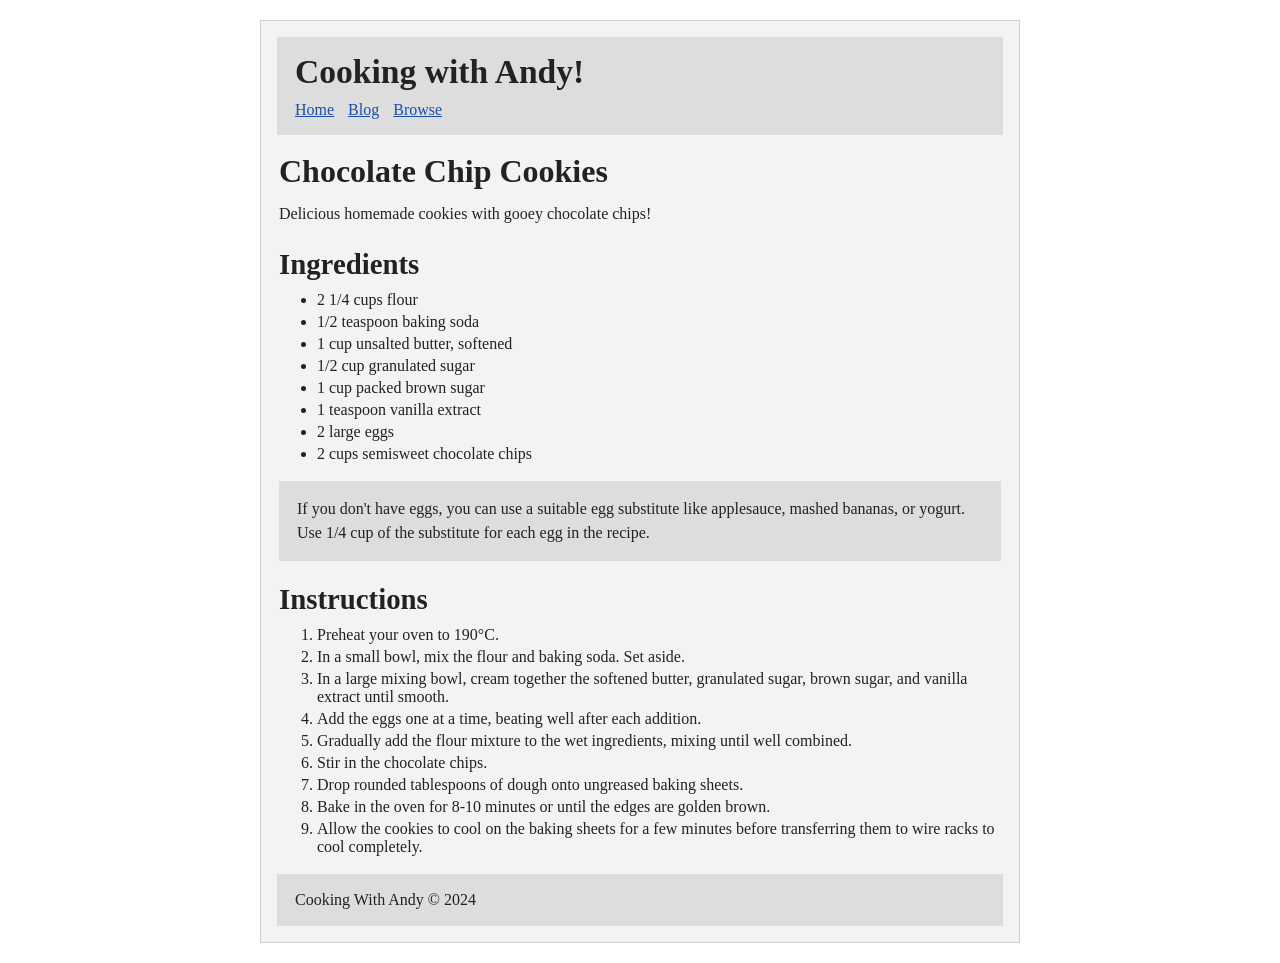
<file: Exercise Problems/e1/index.html>
<!DOCTYPE html>
<html lang="en">
<head>
  <meta charset="UTF-8">
  <meta name="viewport" content="width=device-width, initial-scale=1.0">
  <title>Cooking with Andy!</title>

  <style>
    * {
      box-sizing: border-box;
    }

    body {
      margin: 0;
      font-family: Georgia, "Times New Roman", serif;
      background: white;
      color: #222;
    }

    .container {
      width: 760px;
      margin: 20px auto;
      padding: 16px;
      border: 1px solid #cfcfcf;
      background: #f3f3f3;
    }

    header {
      background: #ddd;
      padding: 16px 18px;
      margin-bottom: 18px;
    }

    main {
      padding: 0 2px;
    }

    footer {
      background: #ddd;
      padding: 14px 18px;
      margin-top: 18px;
    }

    h1 {
      margin: 0 0 10px;
      font-size: 2.1rem;
    }

    h2 {
      margin: 0 0 12px;
      font-size: 2rem;
    }

    h3 {
      margin: 22px 0 10px;
      font-size: 1.8rem;
    }

    p {
      margin: 0 0 14px;
      line-height: 1.5;
    }

    nav a {
      color: #1a4faa;
      margin-right: 10px;
    }

    ul,
    ol {
      margin: 0 0 18px;
      padding-left: 38px;
    }

    li {
      margin-bottom: 4px;
    }

    aside {
      background: #ddd;
      padding: 16px 18px;
      margin: 14px 0 22px;
    }

    aside p,
    footer p {
      margin: 0;
    }
  </style>
</head>
<body>
  <div class="container">
    <header>
      <h1>Cooking with Andy!</h1>

      <nav>
        <a href="#">Home</a>
        <a href="#">Blog</a>
        <a href="#">Browse</a>
      </nav>
    </header>

    <main>
      <article>
        <h2>Chocolate Chip Cookies</h2>
        <p>Delicious homemade cookies with gooey chocolate chips!</p>

        <section>
          <h3>Ingredients</h3>

          <ul>
            <li>2 1/4 cups flour</li>
            <li>1/2 teaspoon baking soda</li>
            <li>1 cup unsalted butter, softened</li>
            <li>1/2 cup granulated sugar</li>
            <li>1 cup packed brown sugar</li>
            <li>1 teaspoon vanilla extract</li>
            <li>2 large eggs</li>
            <li>2 cups semisweet chocolate chips</li>
          </ul>

          <aside>
            <p>
              If you don't have eggs, you can use a suitable egg substitute like
              applesauce, mashed bananas, or yogurt. Use 1/4 cup of the
              substitute for each egg in the recipe.
            </p>
          </aside>
        </section>

        <section>
          <h3>Instructions</h3>

          <ol>
            <li>Preheat your oven to 190°C.</li>
            <li>In a small bowl, mix the flour and baking soda. Set aside.</li>
            <li>
              In a large mixing bowl, cream together the softened butter,
              granulated sugar, brown sugar, and vanilla extract until smooth.
            </li>
            <li>Add the eggs one at a time, beating well after each addition.</li>
            <li>
              Gradually add the flour mixture to the wet ingredients, mixing
              until well combined.
            </li>
            <li>Stir in the chocolate chips.</li>
            <li>Drop rounded tablespoons of dough onto ungreased baking sheets.</li>
            <li>
              Bake in the oven for 8-10 minutes or until the edges are golden
              brown.
            </li>
            <li>
              Allow the cookies to cool on the baking sheets for a few minutes
              before transferring them to wire racks to cool completely.
            </li>
          </ol>
        </section>
      </article>
    </main>

    <footer>
      <p>Cooking With Andy &copy; 2024</p>
    </footer>
  </div>
</body>
</html>
</file>
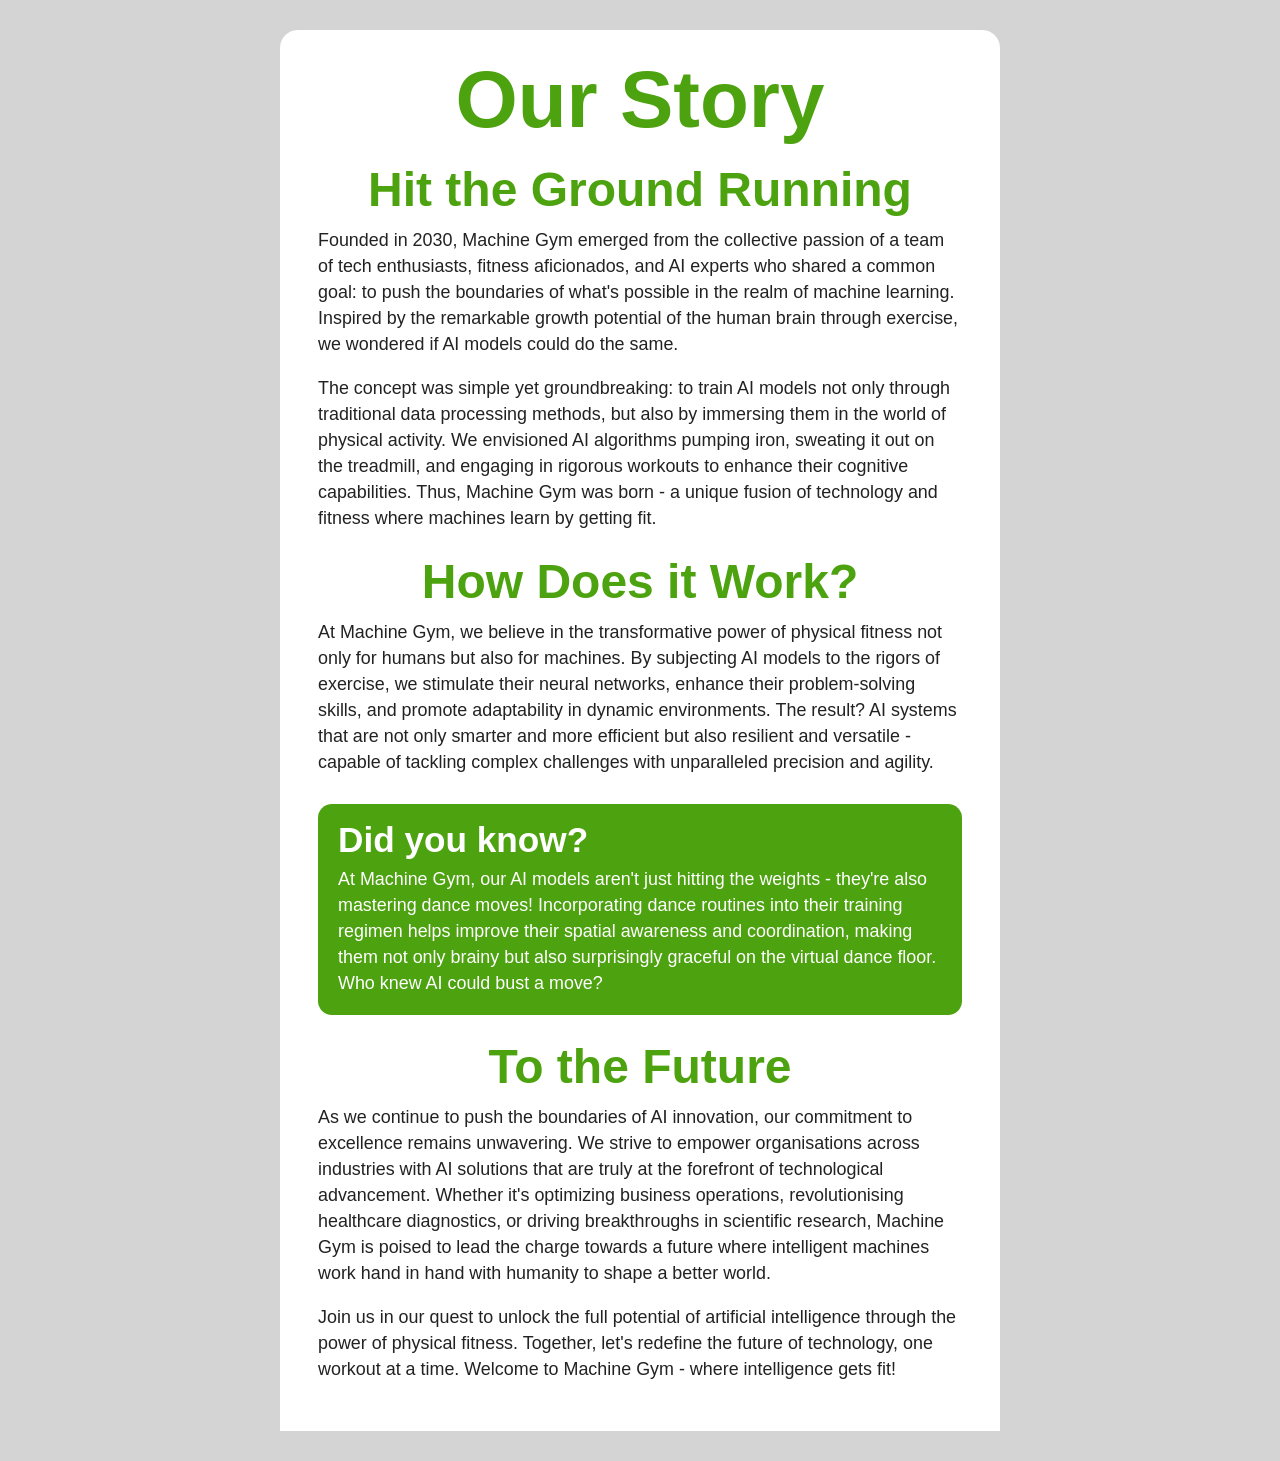
<file: Exercise Problems/e2/index.html>
<!DOCTYPE html>
<html lang="en">
<head>
  <meta charset="UTF-8">
  <meta name="viewport" content="width=device-width, initial-scale=1.0">
  <title>Our Story - Machine Gym</title>
  <link rel="stylesheet" href="style.css">
</head>
<body>
  <div class="container">
    <main>
      <h1>Our Story</h1>

      <h2>Hit the Ground Running</h2>

      <p>
        Founded in 2030, Machine Gym emerged from the collective passion of a
        team of tech enthusiasts, fitness aficionados, and AI experts who
        shared a common goal: to push the boundaries of what's possible in the
        realm of machine learning. Inspired by the remarkable growth potential
        of the human brain through exercise, we wondered if AI models could do
        the same.
      </p>

      <p>
        The concept was simple yet groundbreaking: to train AI models not only
        through traditional data processing methods, but also by immersing them
        in the world of physical activity. We envisioned AI algorithms pumping
        iron, sweating it out on the treadmill, and engaging in rigorous
        workouts to enhance their cognitive capabilities. Thus, Machine Gym was
        born - a unique fusion of technology and fitness where machines learn
        by getting fit.
      </p>

      <h2>How Does it Work?</h2>

      <p>
        At Machine Gym, we believe in the transformative power of physical
        fitness not only for humans but also for machines. By subjecting AI
        models to the rigors of exercise, we stimulate their neural networks,
        enhance their problem-solving skills, and promote adaptability in
        dynamic environments. The result? AI systems that are not only smarter
        and more efficient but also resilient and versatile - capable of
        tackling complex challenges with unparalleled precision and agility.
      </p>

      <aside class="fact-box">
        <h3>Did you know?</h3>
        <p>
          At Machine Gym, our AI models aren't just hitting the weights - they're
          also mastering dance moves! Incorporating dance routines into their
          training regimen helps improve their spatial awareness and coordination,
          making them not only brainy but also surprisingly graceful on the
          virtual dance floor. Who knew AI could bust a move?
        </p>
      </aside>

      <h2>To the Future</h2>

      <p>
        As we continue to push the boundaries of AI innovation, our commitment
        to excellence remains unwavering. We strive to empower organisations
        across industries with AI solutions that are truly at the forefront of
        technological advancement. Whether it's optimizing business operations,
        revolutionising healthcare diagnostics, or driving breakthroughs in
        scientific research, Machine Gym is poised to lead the charge towards a
        future where intelligent machines work hand in hand with humanity to
        shape a better world.
      </p>

      <p>
        Join us in our quest to unlock the full potential of artificial
        intelligence through the power of physical fitness. Together, let's
        redefine the future of technology, one workout at a time. Welcome to
        Machine Gym - where intelligence gets fit!
      </p>
    </main>
  </div>
</body>
</html>
</file>
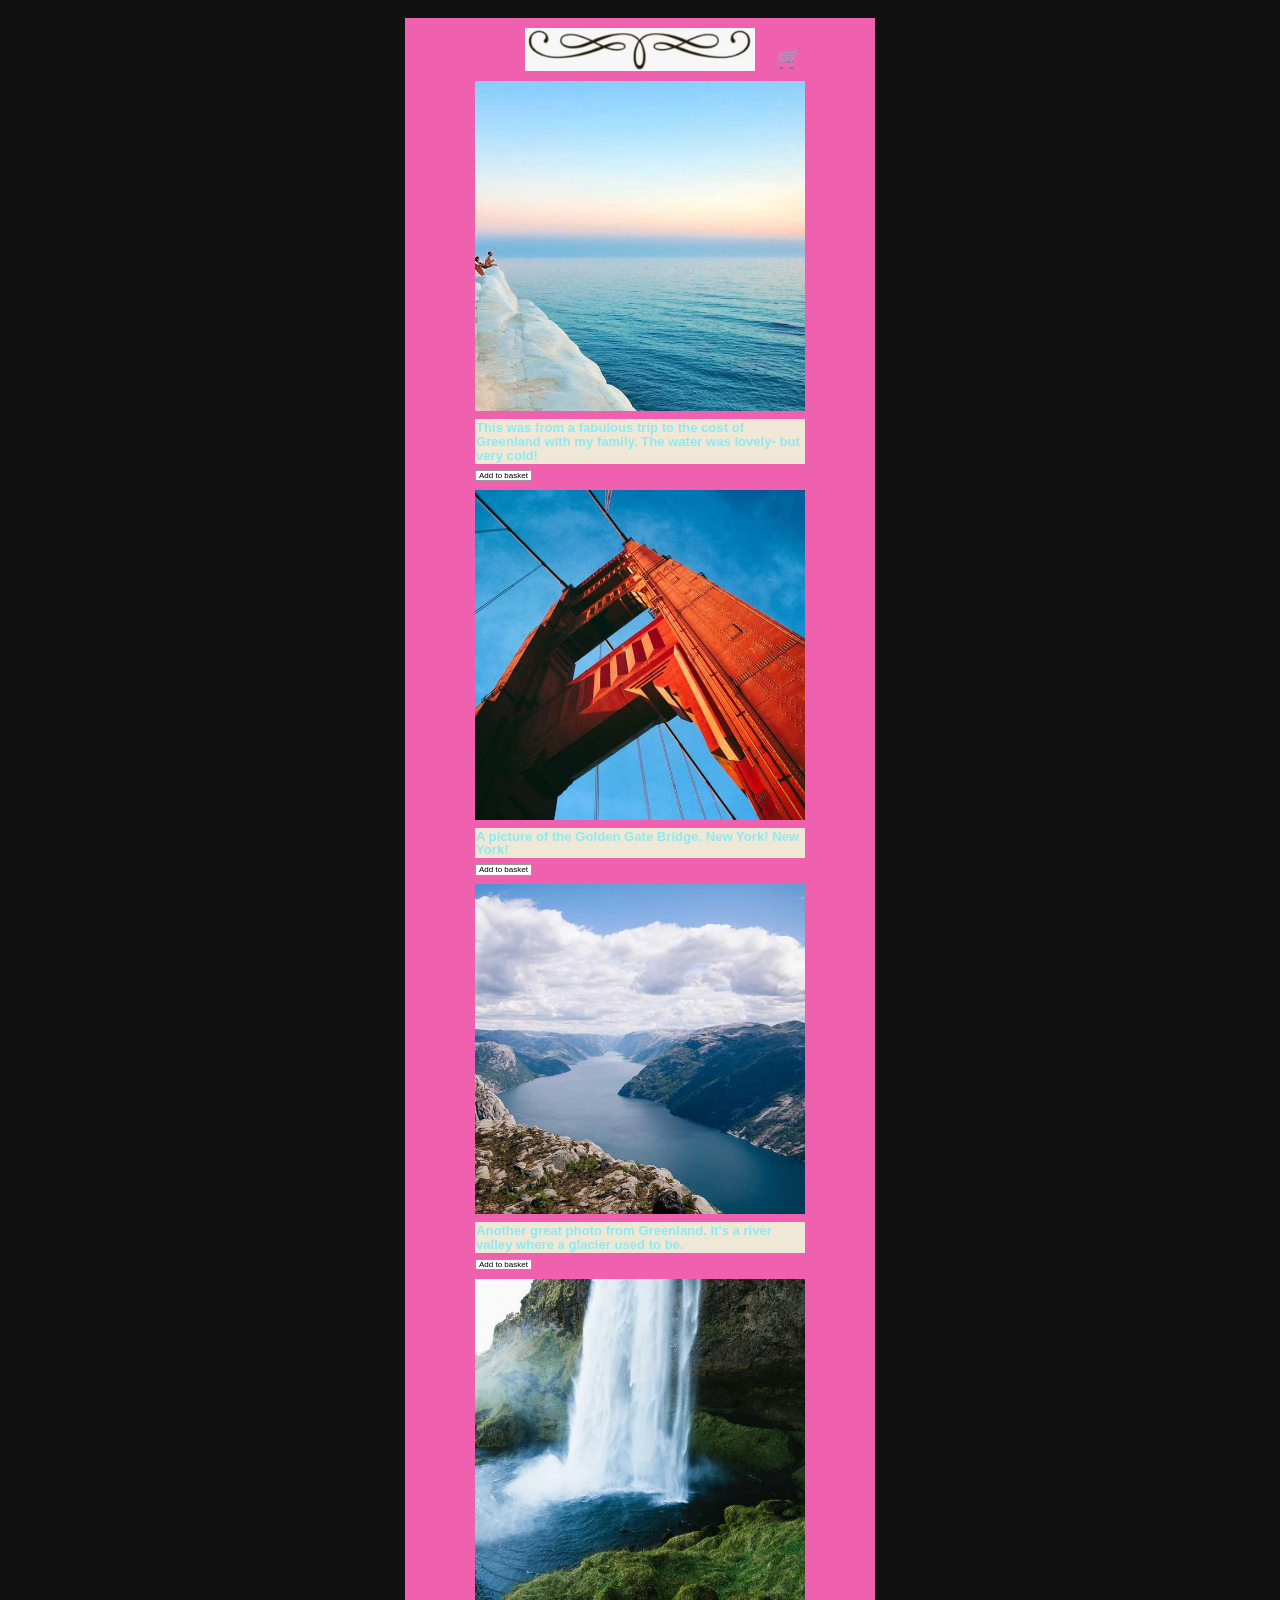
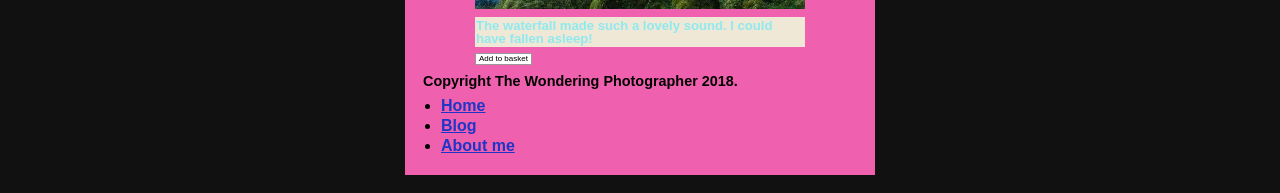
<file: Exercise Problems/e4/index.html>
<!DOCTYPE html>
<html lang="en">
<head>
  <meta charset="UTF-8">
  <meta name="viewport" content="width=device-width, initial-scale=1.0">
  <title>The Wondering Photographer</title>
  <link rel="stylesheet" href="style.css">
</head>
<body>
  <a href="#main-content" class="skip-link">Skip to main content</a>

  <div class="container">
    <header>
      <img src="divider.png" alt="" class="divider">

      <button class="basket" type="button" aria-label="View shopping basket">
        <span aria-hidden="true">🛒</span>
      </button>
    </header>

    <main id="main-content">
      <article class="photo">
        <figure>
          <img
            src="BildPhoto.jpg"
            alt="A cold blue seascape viewed from the edge of an icy cliff in Greenland."
          >
          <figcaption>
            This was from a fabulous trip to the cost of Greenland with my
            family. The water was lovely- but very cold!
          </figcaption>
        </figure>
        <button type="button">Add to basket</button>
      </article>

      <article class="photo">
        <figure>
          <img
            src="OceanPhoto.jpg"
            alt="Looking up at the red structure of the Golden Gate Bridge against a blue sky."
          >
          <figcaption>
            A picture of the Golden Gate Bridge. New York! New York!
          </figcaption>
        </figure>
        <button type="button">Add to basket</button>
      </article>

      <article class="photo">
        <figure>
          <img
            src="ValleyPhoto.jpg"
            alt="A fjord-like Greenland valley with blue water between rocky cliffs."
          >
          <figcaption>
            Another great photo from Greenland. It's a river valley where a
            glacier used to be.
          </figcaption>
        </figure>
        <button type="button">Add to basket</button>
      </article>

      <article class="photo">
        <figure>
          <img
            src="WaterfallPhoto.jpg"
            alt="A tall waterfall pouring into a pool surrounded by mossy rocks."
          >
          <figcaption>
            The waterfall made such a lovely sound. I could have fallen asleep!
          </figcaption>
        </figure>
        <button type="button">Add to basket</button>
      </article>
    </main>

    <footer>
      <p>Copyright The Wondering Photographer 2018.</p>

      <nav aria-label="Footer navigation">
        <ul>
          <li><a href="#">Home</a></li>
          <li><a href="#">Blog</a></li>
          <li><a href="#">About me</a></li>
        </ul>
      </nav>
    </footer>
  </div>
</body>
</html>
</file>
<file: Exercise Problems/e2/style.css>
* {
  box-sizing: border-box;
}

body {
  margin: 0;
  padding: 30px 15px;
  font-family: Arial, Helvetica, sans-serif;
  background: #d4d4d4;
  color: #222;
}

.container {
  max-width: 720px;
  margin: 0 auto;
  background: #fff;
  padding: 30px 38px;
  border-radius: 18px 18px 0 0;
}

h1,
h2,
h3 {
  margin: 0;
  font-family: Impact, Haettenschweiler, "Arial Narrow Bold", sans-serif;
  color: #4da20f;
  line-height: 1;
}

h1 {
  text-align: center;
  font-size: 5rem;
  margin-bottom: 18px;
}

h2 {
  text-align: center;
  font-size: 3rem;
  margin: 26px 0 14px;
}

h3 {
  font-size: 2.2rem;
  margin-bottom: 10px;
}

p {
  margin: 0 0 18px;
  font-size: 1.12rem;
  line-height: 1.45;
}

.fact-box {
  margin: 28px 0;
  padding: 18px 20px;
  background: #4da20f;
  border-radius: 14px;
  color: white;
}

.fact-box h3 {
  color: white;
}

.fact-box p {
  margin: 0;
  color: white;
}

@media (max-width: 700px) {
  .container {
    padding: 24px 22px;
  }

  h1 {
    font-size: 3.8rem;
  }

  h2 {
    font-size: 2.4rem;
  }

  h3 {
    font-size: 1.8rem;
  }

  p {
    font-size: 1rem;
  }
}
</file>
<file: Exercise Problems/e4/style.css>
* {
  box-sizing: border-box;
}

body {
  margin: 0;
  font-family: Arial, Helvetica, sans-serif;
  background: #111;
  color: #000;
}

.skip-link {
  position: absolute;
  left: 10px;
  top: -50px;
  padding: 8px 12px;
  background: #000;
  color: #fff;
  text-decoration: none;
  z-index: 1000;
}

.skip-link:focus {
  top: 10px;
}

.container {
  width: 470px;
  margin: 18px auto;
  padding: 10px 0 18px;
  background: #ef61ae;
}

header {
  position: relative;
  width: 330px;
  margin: 0 auto 10px;
  text-align: center;
}

.divider {
  display: block;
  width: 230px;
  margin: 0 auto 8px;
}

.basket {
  position: absolute;
  top: 20px;
  right: -2px;
  border: none;
  background: transparent;
  font-size: 1.2rem;
  line-height: 1;
  cursor: pointer;
}

main {
  width: 330px;
  margin: 0 auto;
}

.photo {
  margin-bottom: 8px;
}

figure {
  margin: 0;
  font-size: 0;
  line-height: 0;
}

.photo img {
  display: block;
  width: 100%;
}

figcaption {
  display: block;
  width: 100%;
  margin: 8px 0 0 ;
  padding: 2px 1px 1px;
  background: #efe8d6;
  color: #8fe9ef;
  font-size: 0.82rem;
  line-height: 1.05;
  font-weight: 700;
}

.photo button {
  margin-top: 2px;
  padding: 0 3px;
  font-size: 0.5rem;
  line-height: 1.2;
  background: #fff;
  border: 1px solid #999;
  cursor: pointer;
}

footer {
  width: 330px;
  margin: 8px 0 0 18px;
}

footer p {
  margin: 6px 0 8px;
  font-size: 0.9rem;
  font-weight: 700;
}

footer ul {
  margin: 0;
  padding-left: 18px;
}

footer li {
  margin-bottom: 2px;
}

footer a {
  color: #1f35c8;
  font-weight: 700;
}

a:focus,
button:focus {
  outline: 3px solid #000;
  outline-offset: 2px;
}
</file>
